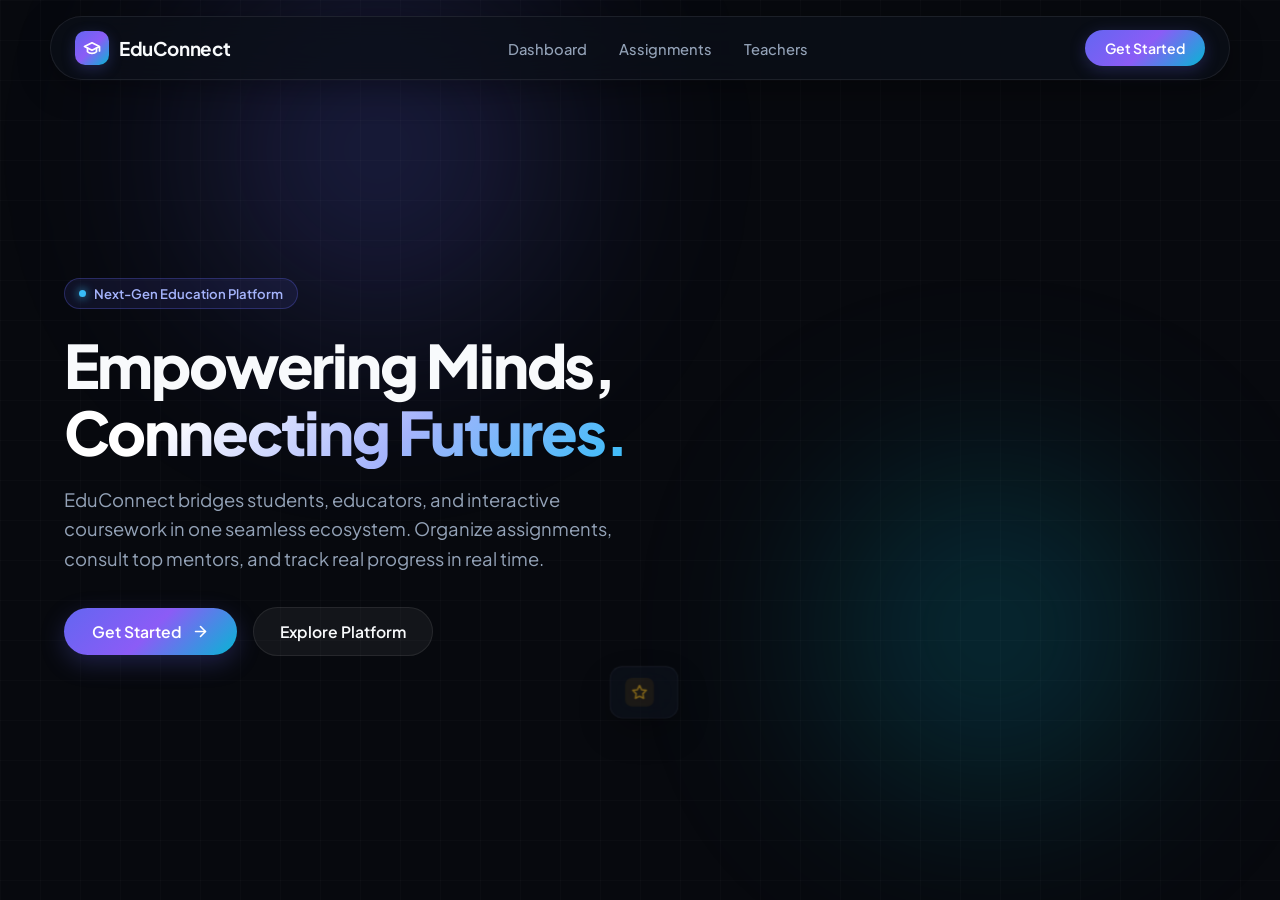
<file: Educonnect/homepage.html>
<!DOCTYPE html>
<html lang="en">

<head>
    <meta charset="UTF-8">
    <meta name="viewport"
        content="width=device-width, initial-scale=1.0, maximum-scale=1.0, user-scalable=no, viewport-fit=cover">
    <title>EduConnect • Empowering Minds, Connecting Futures</title>

    <!-- Google Fonts: Plus Jakarta Sans -->
    <link rel="preconnect" href="https://fonts.googleapis.com">
    <link rel="preconnect" href="https://fonts.gstatic.com" crossorigin>
    <link href="https://fonts.googleapis.com/css2?family=Plus+Jakarta+Sans:wght@300;400;500;600;700;800&display=swap"
        rel="stylesheet">

    <!-- GSAP Animation Library -->
    <script src="https://cdnjs.cloudflare.com/ajax/libs/gsap/3.12.5/gsap.min.js"></script>

    <style>
        :root {
            --bg-dark: #07090e;
            --bg-surface: rgba(15, 23, 42, 0.65);
            --surface-border: rgba(255, 255, 255, 0.08);
            --accent-gradient: linear-gradient(135deg, #6366f1 0%, #8b5cf6 50%, #06b6d4 100%);
            --accent-glow: rgba(99, 102, 241, 0.25);
            --text-main: #f8fafc;
            --text-muted: #94a3b8;
            --text-dim: #64748b;
            --radius-pill: 9999px;
            --radius-xl: 20px;
            --radius-lg: 14px;
            --radius-md: 10px;
        }

        * {
            box-sizing: border-box;
            margin: 0;
            padding: 0;
            font-family: 'Plus Jakarta Sans', -apple-system, BlinkMacSystemFont, sans-serif;
            -webkit-font-smoothing: antialiased;
            -webkit-tap-highlight-color: transparent;
        }

        body {
            background-color: var(--bg-dark);
            color: var(--text-main);
            min-height: 100vh;
            min-height: 100dvh;
            overflow-x: hidden;
            position: relative;
        }

        .ambient-canvas {
            position: fixed;
            inset: 0;
            pointer-events: none;
            z-index: 0;
            overflow: hidden;
        }

        .ambient-orb {
            position: absolute;
            border-radius: 50%;
            filter: blur(100px);
            opacity: 0.35;
            will-change: transform;
        }

        .orb-purple {
            width: min(500px, 90vw);
            height: min(500px, 90vw);
            background: radial-gradient(circle, #6366f1 0%, transparent 70%);
            top: -100px;
            left: 10%;
        }

        .orb-cyan {
            width: min(450px, 85vw);
            height: min(450px, 85vw);
            background: radial-gradient(circle, #06b6d4 0%, transparent 70%);
            bottom: 5%;
            right: 5%;
        }

        .grid-lines {
            position: fixed;
            inset: 0;
            background-image:
                linear-gradient(to right, rgba(255, 255, 255, 0.02) 1px, transparent 1px),
                linear-gradient(to bottom, rgba(255, 255, 255, 0.02) 1px, transparent 1px);
            background-size: 40px 40px;
            z-index: 1;
            pointer-events: none;
        }

        .nav-wrapper {
            position: fixed;
            top: 0;
            left: 0;
            right: 0;
            z-index: 100;
            padding: 16px 24px;
            display: flex;
            justify-content: center;
        }

        .navbar {
            width: 100%;
            max-width: 1180px;
            height: 64px;
            background: rgba(11, 15, 25, 0.75);
            backdrop-filter: blur(20px);
            -webkit-backdrop-filter: blur(20px);
            border: 1px solid var(--surface-border);
            border-radius: var(--radius-pill);
            display: flex;
            align-items: center;
            justify-content: space-between;
            padding: 0 24px;
            box-shadow: 0 8px 32px rgba(0, 0, 0, 0.35);
        }

        .brand {
            display: flex;
            align-items: center;
            gap: 10px;
            text-decoration: none;
            color: var(--text-main);
            font-weight: 700;
            font-size: 1.18rem;
            letter-spacing: -0.02em;
        }

        .brand-icon {
            width: 34px;
            height: 34px;
            border-radius: 10px;
            background: var(--accent-gradient);
            display: flex;
            align-items: center;
            justify-content: center;
            box-shadow: 0 4px 14px var(--accent-glow);
        }

        .brand-icon svg {
            width: 18px;
            height: 18px;
            stroke: white;
        }

        .nav-links {
            display: flex;
            align-items: center;
            gap: 32px;
            list-style: none;
        }

        .nav-link {
            color: var(--text-muted);
            text-decoration: none;
            font-size: 0.92rem;
            font-weight: 500;
            transition: color 0.2s ease;
            position: relative;
        }

        .nav-link:hover {
            color: var(--text-main);
        }

        .nav-actions {
            display: flex;
            align-items: center;
            gap: 12px;
        }

        .btn-nav-primary {
            background: var(--accent-gradient);
            color: white;
            border: none;
            padding: 9px 20px;
            border-radius: var(--radius-pill);
            font-size: 0.88rem;
            font-weight: 600;
            cursor: pointer;
            text-decoration: none;
            box-shadow: 0 4px 16px var(--accent-glow);
            transition: transform 0.2s ease, box-shadow 0.2s ease;
        }

        .btn-nav-primary:hover {
            transform: translateY(-1px);
            box-shadow: 0 6px 22px rgba(99, 102, 241, 0.4);
        }

        .btn-menu-toggle {
            display: none;
            background: none;
            border: none;
            cursor: pointer;
            color: var(--text-main);
            padding: 6px;
        }

        .mobile-menu {
            display: none;
            position: fixed;
            top: 90px;
            left: 16px;
            right: 16px;
            background: rgba(15, 23, 42, 0.95);
            backdrop-filter: blur(24px);
            -webkit-backdrop-filter: blur(24px);
            border: 1px solid var(--surface-border);
            border-radius: var(--radius-xl);
            padding: 24px;
            flex-direction: column;
            gap: 18px;
            z-index: 99;
            box-shadow: 0 20px 50px rgba(0, 0, 0, 0.6);
            transform-origin: top center;
        }

        .mobile-menu.open {
            display: flex;
        }

        .mobile-nav-link {
            color: var(--text-main);
            text-decoration: none;
            font-size: 1.05rem;
            font-weight: 500;
            padding: 10px 0;
            border-bottom: 1px solid rgba(255, 255, 255, 0.05);
        }

        .hero-container {
            position: relative;
            z-index: 10;
            max-width: 1200px;
            margin: 0 auto;
            padding: 140px 24px 70px;
            display: grid;
            grid-template-columns: 1.15fr 0.85fr;
            align-items: center;
            gap: 50px;
            min-height: 100vh;
            min-height: 100dvh;
        }

        .hero-content {
            max-width: 600px;
        }

        .badge-pill {
            display: inline-flex;
            align-items: center;
            gap: 8px;
            padding: 6px 14px;
            background: rgba(99, 102, 241, 0.1);
            border: 1px solid rgba(99, 102, 241, 0.3);
            border-radius: var(--radius-pill);
            font-size: 0.82rem;
            font-weight: 600;
            color: #a5b4fc;
            margin-bottom: 22px;
        }

        .badge-dot {
            width: 7px;
            height: 7px;
            border-radius: 50%;
            background: #38bdf8;
            box-shadow: 0 0 10px #38bdf8;
        }

        .hero-title {
            font-size: clamp(2.3rem, 5.2vw, 3.75rem);
            font-weight: 800;
            line-height: 1.12;
            letter-spacing: -0.035em;
            margin-bottom: 20px;
        }

        .gradient-text {
            background: linear-gradient(135deg, #ffffff 20%, #a5b4fc 60%, #38bdf8 100%);
            -webkit-background-clip: text;
            -webkit-text-fill-color: transparent;
        }

        .hero-subtitle {
            font-size: clamp(1rem, 1.8vw, 1.15rem);
            line-height: 1.6;
            color: var(--text-muted);
            margin-bottom: 34px;
            font-weight: 400;
        }

        .hero-cta-group {
            display: flex;
            align-items: center;
            gap: 16px;
            flex-wrap: wrap;
            margin-bottom: 36px;
        }

        .btn-hero-primary {
            display: inline-flex;
            align-items: center;
            gap: 10px;
            background: var(--accent-gradient);
            color: #fff;
            text-decoration: none;
            font-weight: 600;
            font-size: 0.98rem;
            padding: 14px 28px;
            border-radius: var(--radius-pill);
            box-shadow: 0 8px 24px var(--accent-glow);
            transition: transform 0.25s cubic-bezier(0.16, 1, 0.3, 1), box-shadow 0.25s ease;
            cursor: pointer;
            border: none;
        }

        .btn-hero-primary:hover {
            transform: translateY(-2px);
            box-shadow: 0 12px 32px rgba(99, 102, 241, 0.45);
        }

        .btn-hero-primary svg {
            width: 17px;
            height: 17px;
            transition: transform 0.2s ease;
        }

        .btn-hero-primary:hover svg {
            transform: translateX(3px);
        }

        .btn-hero-secondary {
            display: inline-flex;
            align-items: center;
            gap: 8px;
            background: rgba(255, 255, 255, 0.05);
            border: 1px solid var(--surface-border);
            color: var(--text-main);
            text-decoration: none;
            font-weight: 600;
            font-size: 0.98rem;
            padding: 14px 26px;
            border-radius: var(--radius-pill);
            transition: background 0.2s ease, border-color 0.2s ease, transform 0.2s ease;
        }

        .btn-hero-secondary:hover {
            background: rgba(255, 255, 255, 0.09);
            border-color: rgba(255, 255, 255, 0.16);
            transform: translateY(-1px);
        }

        .social-proof {
            display: flex;
            align-items: center;
            gap: 16px;
        }

        .avatars {
            display: flex;
            align-items: center;
        }

        .avatar {
            width: 32px;
            height: 32px;
            border-radius: 50%;
            border: 2px solid var(--bg-dark);
            margin-left: -8px;
            background: #1e293b;
            display: flex;
            align-items: center;
            justify-content: center;
            font-size: 0.72rem;
            font-weight: 700;
            color: #94a3b8;
        }

        .avatar:first-child {
            margin-left: 0;
        }

        .avatar-1 {
            background: #3b82f6;
            color: white;
        }

        .avatar-2 {
            background: #8b5cf6;
            color: white;
        }

        .avatar-3 {
            background: #ec4899;
            color: white;
        }

        .proof-text {
            font-size: 0.85rem;
            color: var(--text-muted);
        }

        .proof-text strong {
            color: var(--text-main);
        }

        .hero-visual {
            position: relative;
            display: flex;
            justify-content: center;
            align-items: center;
        }

        .dashboard-preview {
            width: 100%;
            max-width: 440px;
            background: var(--bg-surface);
            border: 1px solid var(--surface-border);
            border-radius: var(--radius-xl);
            padding: 24px;
            backdrop-filter: blur(28px);
            -webkit-backdrop-filter: blur(28px);
            box-shadow:
                0 24px 60px rgba(0, 0, 0, 0.5),
                inset 0 1px 1px rgba(255, 255, 255, 0.1);
            position: relative;
        }

        .preview-header {
            display: flex;
            align-items: center;
            justify-content: space-between;
            margin-bottom: 20px;
            padding-bottom: 14px;
            border-bottom: 1px solid rgba(255, 255, 255, 0.06);
        }

        .header-user {
            display: flex;
            align-items: center;
            gap: 10px;
        }

        .user-avatar-mini {
            width: 32px;
            height: 32px;
            border-radius: 8px;
            background: var(--accent-gradient);
        }

        .user-meta-title {
            font-size: 0.85rem;
            font-weight: 600;
            color: var(--text-main);
        }

        .user-meta-sub {
            font-size: 0.72rem;
            color: var(--text-dim);
        }

        .status-badge {
            display: flex;
            align-items: center;
            gap: 6px;
            font-size: 0.74rem;
            color: #34d399;
            background: rgba(16, 185, 129, 0.1);
            padding: 4px 10px;
            border-radius: var(--radius-pill);
            border: 1px solid rgba(52, 211, 153, 0.25);
        }

        .status-pulse {
            width: 6px;
            height: 6px;
            border-radius: 50%;
            background: #34d399;
        }

        /* Course items inside preview */
        .course-list {
            display: flex;
            flex-direction: column;
            gap: 12px;
        }

        .course-card {
            background: rgba(255, 255, 255, 0.03);
            border: 1px solid rgba(255, 255, 255, 0.05);
            border-radius: var(--radius-lg);
            padding: 14px;
            display: flex;
            align-items: center;
            justify-content: space-between;
        }

        .course-info {
            display: flex;
            align-items: center;
            gap: 12px;
        }

        .course-symbol {
            width: 38px;
            height: 38px;
            border-radius: 10px;
            display: flex;
            align-items: center;
            justify-content: center;
            font-size: 0.95rem;
        }

        .symbol-math {
            background: rgba(99, 102, 241, 0.15);
            color: #818cf8;
        }

        .symbol-cs {
            background: rgba(6, 182, 212, 0.15);
            color: #22d3ee;
        }

        .course-title {
            font-size: 0.88rem;
            font-weight: 600;
            color: var(--text-main);
            margin-bottom: 2px;
        }

        .course-meta {
            font-size: 0.74rem;
            color: var(--text-dim);
        }

        .progress-bar-wrap {
            width: 60px;
            height: 5px;
            background: rgba(255, 255, 255, 0.08);
            border-radius: var(--radius-pill);
            overflow: hidden;
        }

        .progress-fill {
            height: 100%;
            background: var(--accent-gradient);
            border-radius: var(--radius-pill);
        }

        /* Floating micro badges */
        .float-badge {
            position: absolute;
            background: rgba(17, 24, 39, 0.85);
            backdrop-filter: blur(16px);
            -webkit-backdrop-filter: blur(16px);
            border: 1px solid rgba(255, 255, 255, 0.12);
            border-radius: var(--radius-lg);
            padding: 12px 16px;
            display: flex;
            align-items: center;
            gap: 10px;
            box-shadow: 0 16px 36px rgba(0, 0, 0, 0.45);
            z-index: 2;
        }

        .float-badge-top {
            top: -24px;
            right: -18px;
        }

        .float-badge-bottom {
            bottom: -22px;
            left: -18px;
        }

        .float-icon {
            width: 32px;
            height: 32px;
            border-radius: 8px;
            display: flex;
            align-items: center;
            justify-content: center;
        }

        .float-icon.sparkle {
            background: rgba(245, 158, 11, 0.15);
            color: #fbbf24;
        }

        .float-icon.teacher {
            background: rgba(99, 102, 241, 0.15);
            color: #818cf8;
        }

        .float-title {
            font-size: 0.72rem;
            color: var(--text-dim);
        }

        .float-value {
            font-size: 0.88rem;
            font-weight: 700;
            color: var(--text-main);
        }

        @media (max-width: 960px) {
            .hero-container {
                grid-template-columns: 1fr;
                padding-top: 120px;
                text-align: center;
                gap: 60px;
            }

            .hero-content {
                max-width: 100%;
                margin: 0 auto;
            }

            .hero-cta-group {
                justify-content: center;
            }

            .social-proof {
                justify-content: center;
            }

            .float-badge-top {
                right: 0px;
            }

            .float-badge-bottom {
                left: 0px;
            }
        }

        @media (max-width: 768px) {

            .nav-links,
            .nav-actions .btn-nav-primary {
                display: none;
            }

            .btn-menu-toggle {
                display: block;
            }

            .navbar {
                padding: 0 16px;
            }

            .hero-container {
                padding-top: 110px;
                padding-bottom: 50px;
            }

            .float-badge {
                padding: 8px 12px;
            }
        }
    </style>
</head>

<body>

    <div class="ambient-canvas">
        <div class="ambient-orb orb-purple"></div>
        <div class="ambient-orb orb-cyan"></div>
    </div>
    <div class="grid-lines"></div>

    <header class="nav-wrapper">
        <nav class="navbar" id="mainNavbar">
            <!-- Brand Logo -->
            <a href="#" class="brand">
                <div class="brand-icon">
                    <svg viewBox="0 0 24 24" fill="none" stroke-width="2.3" stroke-linecap="round"
                        stroke-linejoin="round">
                        <path d="M22 10v6M2 10l10-5 10 5-10 5z" />
                        <path d="M6 12v5c3 3 9 3 12 0v-5" />
                    </svg>
                </div>
                <span>EduConnect</span>
            </a>

            <!-- Desktop Links -->
            <ul class="nav-links">
                <li><a href="#dashboard" class="nav-link">Dashboard</a></li>
                <li><a href="#assignments" class="nav-link">Assignments</a></li>
                <li><a href="#teachers" class="nav-link">Teachers</a></li>
            </ul>

            <!-- Action Button / Mobile Toggle -->
            <div class="nav-actions">
                <a href="#signin" class="btn-nav-primary">Get Started</a>
                <button class="btn-menu-toggle" id="menuToggle" aria-label="Toggle Navigation Menu">
                    <svg width="24" height="24" viewBox="0 0 24 24" fill="none" stroke="currentColor" stroke-width="2"
                        stroke-linecap="round" stroke-linejoin="round">
                        <line x1="3" y1="12" x2="21" y2="12" />
                        <line x1="3" y1="6" x2="21" y2="6" />
                        <line x1="3" y1="18" x2="21" y2="18" />
                    </svg>
                </button>
            </div>
        </nav>
    </header>

    <div class="mobile-menu" id="mobileMenu">
        <a href="#dashboard" class="mobile-nav-link" onclick="closeMobileMenu()">Dashboard</a>
        <a href="#assignments" class="mobile-nav-link" onclick="closeMobileMenu()">Assignments</a>
        <a href="#teachers" class="mobile-nav-link" onclick="closeMobileMenu()">Teachers</a>
        <a href="#signin" class="btn-hero-primary" style="justify-content: center; margin-top: 8px;"
            onclick="closeMobileMenu()">Get Started</a>
    </div>

    <main class="hero-container">
        <!-- Left Column: Content -->
        <section class="hero-content">
            <div class="badge-pill gsap-hero-item">
                <span class="badge-dot"></span>
                <span>Next-Gen Education Platform</span>
            </div>

            <h1 class="hero-title gsap-hero-item">
                Empowering Minds, <br />
                <span class="gradient-text">Connecting Futures.</span>
            </h1>

            <p class="hero-subtitle gsap-hero-item">
                EduConnect bridges students, educators, and interactive coursework in one seamless ecosystem. Organize
                assignments, consult top mentors, and track real progress in real time.
            </p>

            <div class="hero-cta-group gsap-hero-item">
                <a href="#get-started" class="btn-hero-primary">
                    <span>Get Started</span>
                    <svg viewBox="0 0 24 24" fill="none" stroke="currentColor" stroke-width="2.3" stroke-linecap="round"
                        stroke-linejoin="round">
                        <line x1="5" y1="12" x2="19" y2="12" />
                        <polyline points="12 5 19 12 12 19" />
                    </svg>
                </a>
                <a href="#demo" class="btn-hero-secondary">Explore Platform</a>
            </div>

            <!-- <div class="social-proof gsap-hero-item">
                <div class="avatars">
                    <div class="avatar avatar-1">JD</div>
                    <div class="avatar avatar-2">SK</div>
                    <div class="avatar avatar-3">AL</div>
                </div>
                <p class="proof-text">
                    Joined by <strong>12,000+ students</strong> and educators worldwide.
                </p>
            </div>
        </section> -->

        <!-- Right Column: Visual Dashboard Mockup -->
        <section class="hero-visual">
            <!-- Floating Badge: Success Rate -->
            <div class="float-badge float-badge-top gsap-float-badge" id="floatTop">
                <div class="float-icon sparkle">
                    <svg width="18" height="18" viewBox="0 0 24 24" fill="none" stroke="currentColor" stroke-width="2.2"
                        stroke-linecap="round" stroke-linejoin="round">
                        <polygon
                            points="12 2 15.09 8.26 22 9.27 17 14.14 18.18 21.02 12 17.77 5.82 21.02 7 14.14 2 9.27 8.91 8.26 12 2" />
                    </svg>
                </div>
                <div>
                    <!-- <div class="float-title">Course Completion</div>
                    <div class="float-value">98.4% Average</div> -->
                </div>
            </div>

            <!-- Core Glassmorphic Dashboard Card
            <div class="dashboard-preview" id="mainCard">
                <div class="preview-header">
                    <div class="header-user">
                        <div class="user-avatar-mini"></div>
                        <div>
                            <div class="user-meta-title">Spring Term '26</div>
                            <div class="user-meta-sub">Enrolled in 4 classes</div>
                        </div>
                    </div>
                    <div class="status-badge">
                        <span class="status-pulse"></span>
                        <span>Live Session</span>
                    </div>
                </div> -->
<!-- 
                <div class="course-list">
                    <div class="course-card">
                        <div class="course-info">
                            <div class="course-symbol symbol-math">∑</div>
                            <div>
                                <div class="course-title">Applied Calculus II</div>
                                <div class="course-meta">Prof. Harrison • Due Tomorrow</div>
                            </div>
                        </div>
                        <div class="progress-bar-wrap">
                            <div class="progress-fill" style="width: 82%;"></div>
                        </div>
                    </div>

                    <div class="course-card">
                        <div class="course-info">
                            <div class="course-symbol symbol-cs">&lt;/&gt;</div>
                            <div>
                                <div class="course-title">Algorithms & Data</div>
                                <div class="course-meta">Dr. Elena Chen • 3 Modules left</div>
                            </div>
                        </div>
 v>
            </div>                       <div class="progress-bar-wrap">
                            <div class="progress-fill" style="width: 64%;"></div>
                        </div>
                    </div>
                </di -->

            <!-- Floating Badge: Mentors -->
            <!-- <div class="float-badge float-badge-bottom gsap-float-badge" id="floatBottom">
                <div class="float-icon teacher">
                    <svg width="18" height="18" viewBox="0 0 24 24" fill="none" stroke="currentColor" stroke-width="2.2"
                        stroke-linecap="round" stroke-linejoin="round">
                        <path d="M17 21v-2a4 4 0 0 0-4-4H5a4 4 0 0 0-4 4v2" />
                        <circle cx="9" cy="7" r="4" />
                        <path d="M23 21v-2a4 4 0 0 0-3-3.87" />
                        <path d="M16 3.13a4 4 0 0 1 0 7.75" />
                    </svg>
                </div>
                <div>
                    <div class="float-title">Verified Educators</div>
                    <div class="float-value">850+ Active Teachers</div>
                </div>
            </div> -->
        </section>
    </main>

    <script>
        // Safe Mobile Menu Handler
        const menuToggle = document.getElementById('menuToggle');
        const mobileMenu = document.getElementById('mobileMenu');
        let isMenuOpen = false;

        menuToggle.addEventListener('click', () => {
            isMenuOpen = !isMenuOpen;
            if (isMenuOpen) {
                mobileMenu.classList.add('open');
                gsap.fromTo(mobileMenu,
                    { opacity: 0, y: -12, scale: 0.98 },
                    { opacity: 1, y: 0, scale: 1, duration: 0.28, ease: 'power2.out' }
                );
            } else {
                closeMobileMenu();
            }
        });

        function closeMobileMenu() {
            if (!isMenuOpen) return;
            gsap.to(mobileMenu, {
                opacity: 0,
                y: -10,
                duration: 0.2,
                ease: 'power2.in',
                onComplete: () => {
                    mobileMenu.classList.remove('open');
                    isMenuOpen = false;
                }
            });
        }

        // GSAP Startup Entrance Orchestration
        window.addEventListener('DOMContentLoaded', () => {
            const tl = gsap.timeline({ defaults: { ease: 'power3.out' } });

            // 1. Navigation Slide & Fade
            tl.from('#mainNavbar', {
                y: -30,
                opacity: 0,
                duration: 0.7,
                ease: 'power2.out'
            })
                // 2. Hero Typography & Content Stagger
                .from('.gsap-hero-item', {
                    y: 25,
                    opacity: 0,
                    duration: 0.65,
                    stagger: 0.1
                }, "-=0.35")
                // 3. Central Glassmorphic Card Reveal
                .from('#mainCard', {
                    scale: 0.94,
                    y: 35,
                    opacity: 0,
                    duration: 0.8,
                    ease: 'power3.out'
                }, "-=0.5")
                // 4. Floating Micro Badges Pop-in
                .from('.gsap-float-badge', {
                    scale: 0.8,
                    opacity: 0,
                    duration: 0.5,
                    stagger: 0.15,
                    ease: 'back.out(1.7)'
                }, "-=0.3");

            // Continuous Subtle Floating Loop for Badges
            gsap.to('#floatTop', {
                y: -10,
                duration: 2.8,
                repeat: -1,
                yoyo: true,
                ease: 'sine.inOut'
            });

            gsap.to('#floatBottom', {
                y: 10,
                duration: 3.2,
                repeat: -1,
                yoyo: true,
                ease: 'sine.inOut',
                delay: 0.4
            });
        });
    </script>
</body>

</html>
</file>
